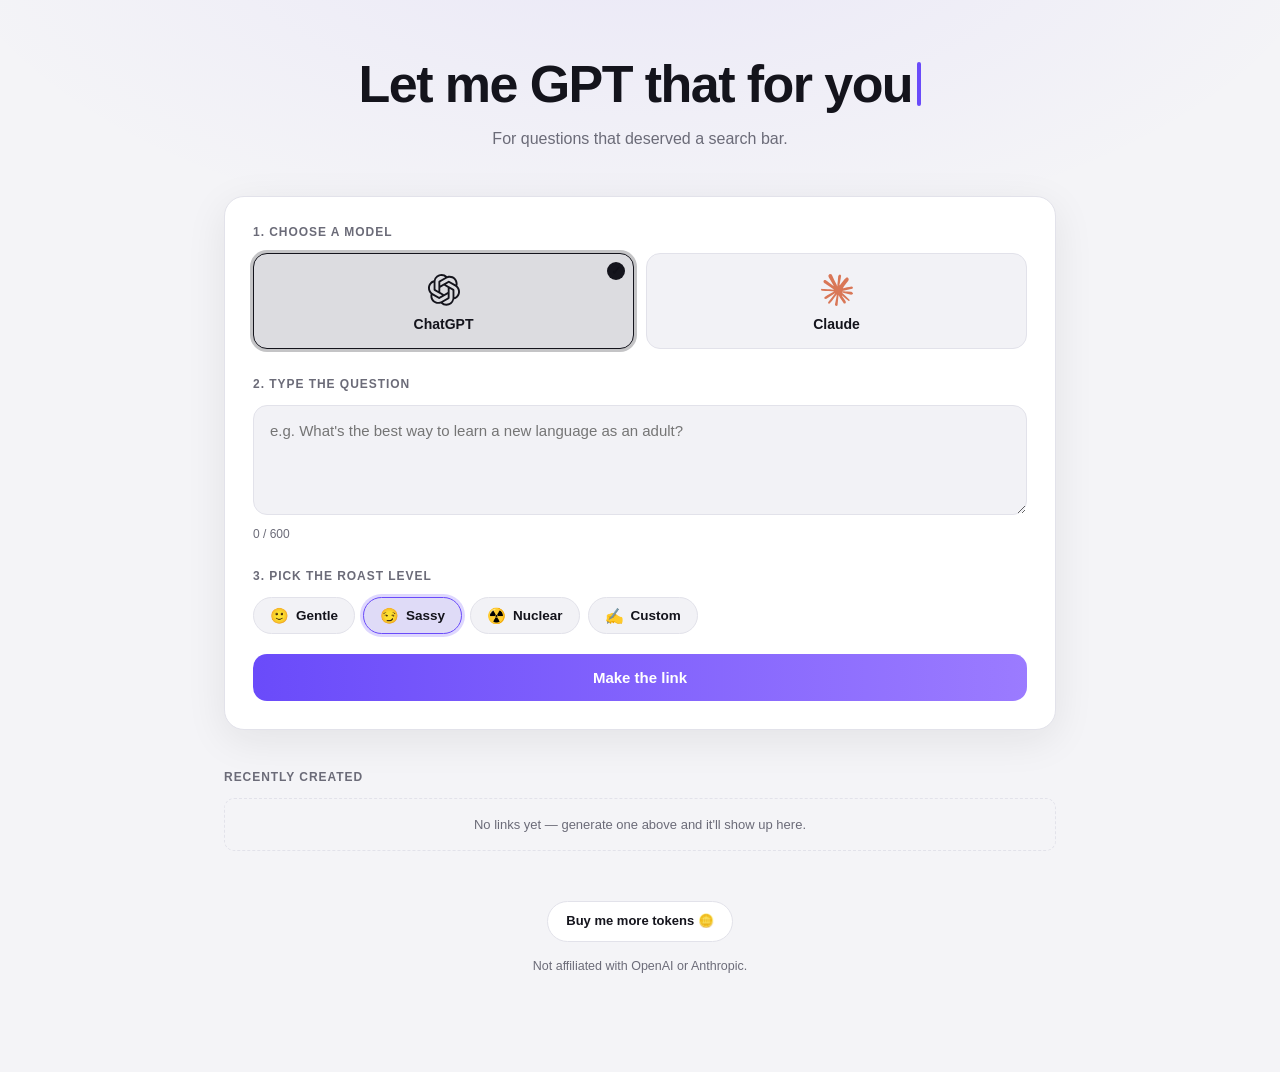
<file: index.html>
<!DOCTYPE html>
<html lang="en">
<head>
  <meta charset="UTF-8" />
  <meta name="viewport" content="width=device-width, initial-scale=1.0" />
  <title>Let Me GPT That For You</title>
  <meta name="description" content="For questions that deserved a search bar. Pick a model, type the question, and send the link." />
  <meta property="og:title" content="Let me GPT that for you" />
  <meta property="og:description" content="For questions that deserved a search bar." />
  <meta property="og:type" content="website" />
  <meta property="og:image" content="https://lmgptfy.com/img/og-image.png" />
  <meta property="og:image:width" content="1200" />
  <meta property="og:image:height" content="630" />
  <meta name="twitter:card" content="summary_large_image" />
  <meta name="twitter:title" content="Let me GPT that for you" />
  <meta name="twitter:description" content="For questions that deserved a search bar." />
  <meta name="twitter:image" content="https://lmgptfy.com/img/og-image.png" />
  <meta name="theme-color" content="#7c5cff" />
  <link rel="icon" type="image/svg+xml" href="favicon.svg" />
  <link rel="icon" type="image/png" sizes="32x32" href="favicon-32x32.png" />
  <link rel="icon" type="image/png" sizes="16x16" href="favicon-16x16.png" />
  <link rel="apple-touch-icon" href="apple-touch-icon.png" />
  <link rel="stylesheet" href="css/style.css" />
  <script>
    (function () {
      try {
        var dark = window.matchMedia && window.matchMedia('(prefers-color-scheme: dark)').matches;
        document.documentElement.setAttribute('data-theme', dark ? 'dark' : 'light');
      } catch (e) {}
    })();
  </script>
  <script defer src="https://cloud.umami.is/script.js" data-website-id="9e71cffa-dc05-4c0c-8a9a-299094b6e329"></script>
</head>
<body>
  <div class="wrap">
    <div class="hero">
      <h1 class="hero-title">Let me GPT that for you</h1>
      <p>For questions that deserved a search bar.</p>
    </div>

    <div class="card">
      <div class="section-label">1. Choose a model</div>
      <div class="provider-grid" id="providerGrid"></div>

      <div class="section-label">2. Type the question</div>
      <textarea id="question" dir="auto" maxlength="600" placeholder="e.g. What's the best way to learn a new language as an adult?"></textarea>
      <div class="row-between">
        <span id="charCount">0 / 600</span>
      </div>

      <div class="section-label">3. Pick the roast level</div>
      <div class="roast-grid" id="roastGrid"></div>
      <input type="text" id="customRoast" class="custom-roast" dir="auto" maxlength="140"
             placeholder="Write your own message — shown while it plays" />

      <button class="primary-btn" id="generateBtn">Make the link</button>

      <div class="result" id="result">
        <div class="section-label">Your link</div>
        <div class="link-row">
          <input type="text" id="linkOutput" readonly />
          <button class="icon-btn" id="copyBtn">Copy</button>
        </div>
        <div class="result-actions">
          <button class="ghost-btn" id="shareBtn">Share</button>
          <a href="#" class="ghost-btn" id="previewBtn" target="_blank" rel="noopener">▶ Preview animation</a>
        </div>
        <p class="note" id="prefillNote"></p>
      </div>
    </div>

    <div class="history" id="historySection">
      <div class="section-label">Recently created</div>
      <div id="historyList"></div>
    </div>

    <footer class="site-footer">
      <a class="kofi-btn" href="https://ko-fi.com/sean98" target="_blank" rel="noopener">Buy me more tokens 🪙</a>
      <div>Not affiliated with OpenAI or Anthropic.</div>
    </footer>
  </div>

  <script src="js/lz-string.min.js"></script>
  <script src="js/providers.js"></script>
  <script src="js/roasts.js"></script>
  <script src="js/theme.js"></script>
  <script src="js/app.js"></script>
</body>
</html>
</file>
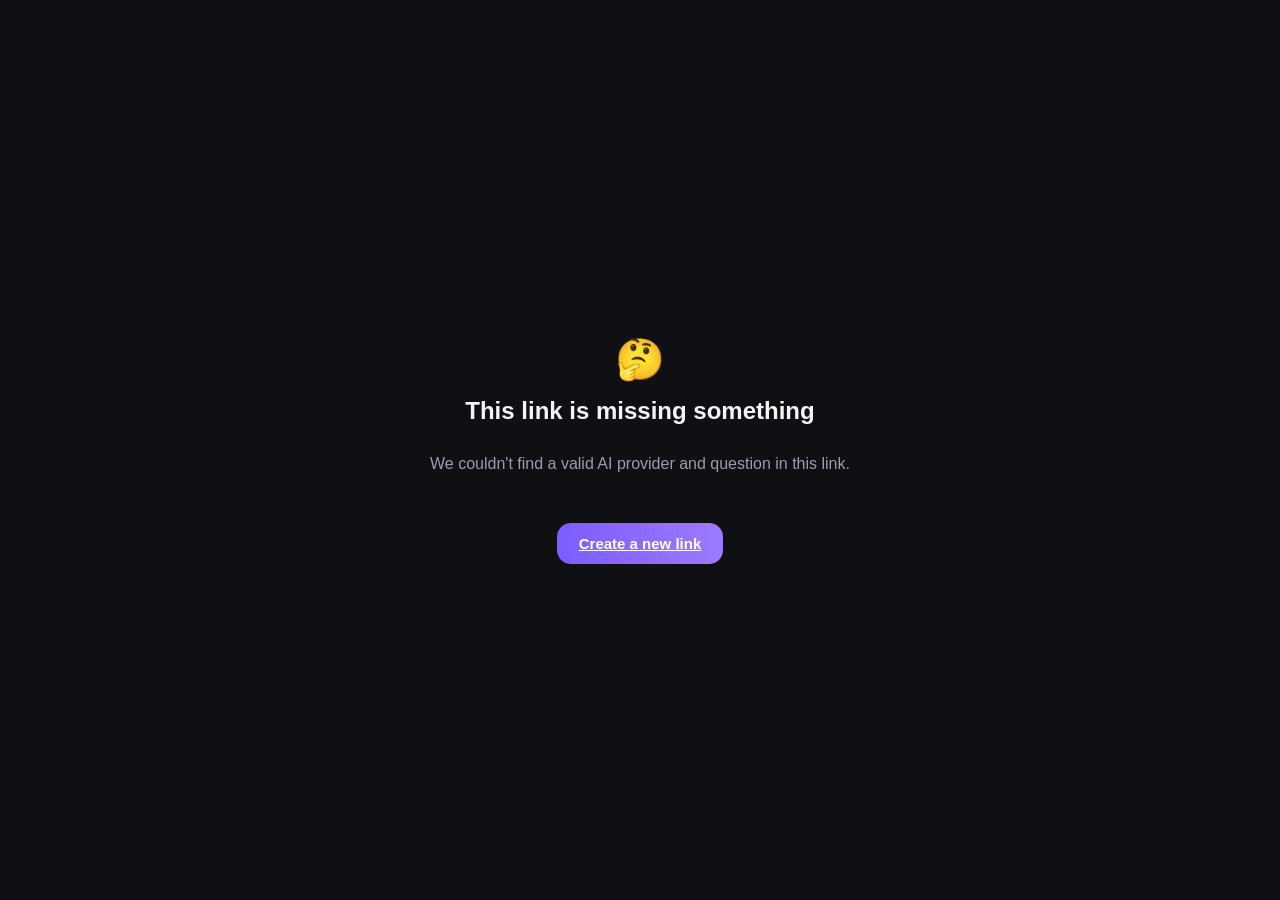
<file: launch.html>
<!DOCTYPE html>
<html lang="en">
<head>
  <meta charset="UTF-8" />
  <meta name="viewport" content="width=device-width, initial-scale=1.0" />
  <title>Asking for you…</title>
  <meta name="description" content="Someone made you a link. For questions that deserved a search bar." />
  <meta property="og:title" content="Let me GPT that for you" />
  <meta property="og:description" content="For questions that deserved a search bar." />
  <meta property="og:type" content="website" />
  <meta property="og:image" content="https://lmgptfy.com/img/og-image.png" />
  <meta property="og:image:width" content="1200" />
  <meta property="og:image:height" content="630" />
  <meta name="twitter:card" content="summary_large_image" />
  <meta name="twitter:title" content="Let me GPT that for you" />
  <meta name="twitter:description" content="For questions that deserved a search bar." />
  <meta name="twitter:image" content="https://lmgptfy.com/img/og-image.png" />
  <meta name="theme-color" content="#7c5cff" />
  <link rel="icon" type="image/svg+xml" href="favicon.svg" />
  <link rel="icon" type="image/png" sizes="32x32" href="favicon-32x32.png" />
  <link rel="icon" type="image/png" sizes="16x16" href="favicon-16x16.png" />
  <link rel="apple-touch-icon" href="apple-touch-icon.png" />
  <link rel="stylesheet" href="css/style.css" />
  <script defer src="https://cloud.umami.is/script.js" data-website-id="9e71cffa-dc05-4c0c-8a9a-299094b6e329"></script>
</head>
<body class="launch-body" id="launchBody">
  <div id="root"></div>

  <script src="js/lz-string.min.js"></script>
  <script src="js/providers.js"></script>
  <script src="js/roasts.js"></script>
  <script src="js/theme.js"></script>
  <script src="js/launch.js"></script>
</body>
</html>
</file>
<file: css/style.css>
/* ===================== Shared base ===================== */
:root {
  --bg: #0b0b10;
  --bg-soft: #12121a;
  --panel: #16161f;
  --panel-2: #1c1c28;
  --border: #2a2a38;
  --text: #f4f4f6;
  --muted: #9c9caa;
  --accent: #7c5cff;
  --accent-2: #5ee6c9;
  --radius-lg: 20px;
  --radius-md: 14px;
  --radius-sm: 10px;
  --shadow: 0 10px 40px rgba(0, 0, 0, 0.45);
  font-family: 'Inter', -apple-system, BlinkMacSystemFont, 'Segoe UI', Roboto, Helvetica, Arial, sans-serif;
}

:root[data-theme='light'] {
  --bg: #f4f4f7;
  --bg-soft: #ffffff;
  --panel: #ffffff;
  --panel-2: #f2f2f6;
  --border: #e2e2ea;
  --text: #14141c;
  --muted: #6b6b78;
  --accent: #6a4bfa;
  --accent-2: #12a988;
  --shadow: 0 10px 40px rgba(20, 20, 30, 0.08);
}

* {
  box-sizing: border-box;
}

html, body {
  margin: 0;
  padding: 0;
}

html {
  color-scheme: light dark;
}

body {
  background: radial-gradient(1200px 600px at 50% -10%, rgba(124, 92, 255, 0.18), transparent 60%), var(--bg);
  color: var(--text);
  min-height: 100vh;
  transition: background-color 0.25s ease, color 0.25s ease;
}

:root[data-theme='light'] body {
  background: radial-gradient(1200px 600px at 50% -10%, rgba(106, 75, 250, 0.08), transparent 60%), var(--bg);
}

a {
  color: var(--accent-2);
}

button {
  font-family: inherit;
}

/* ===================== Creator page ===================== */
.wrap {
  max-width: 880px;
  margin: 0 auto;
  padding: 56px 24px 96px;
}

.hero {
  text-align: center;
  margin-bottom: 44px;
}

.hero h1 {
  font-size: clamp(32px, 6.5vw, 52px);
  font-weight: 800;
  line-height: 1.08;
  margin: 0 0 14px;
  letter-spacing: -0.03em;
}

.hero-title::after {
  content: "";
  display: inline-block;
  width: 0.08em;
  height: 0.85em;
  margin-left: 0.1em;
  background: var(--accent);
  border-radius: 2px;
  vertical-align: -0.08em;
  animation: blink 1s step-end infinite;
}

.hero p {
  color: var(--muted);
  font-size: 16px;
  max-width: 560px;
  margin: 0 auto;
  line-height: 1.6;
}

.card {
  background: var(--panel);
  border: 1px solid var(--border);
  border-radius: var(--radius-lg);
  box-shadow: var(--shadow);
  padding: 28px;
}

.section-label {
  font-size: 12px;
  font-weight: 600;
  letter-spacing: 0.08em;
  text-transform: uppercase;
  color: var(--muted);
  margin-bottom: 14px;
}

.provider-grid {
  display: grid;
  grid-template-columns: repeat(2, 1fr);
  gap: 12px;
  margin-bottom: 28px;
}

.provider-card {
  position: relative;
  display: flex;
  flex-direction: column;
  align-items: center;
  gap: 10px;
  padding: 20px 12px 16px;
  border-radius: var(--radius-md);
  border: 1.5px solid var(--border);
  background: var(--panel-2);
  cursor: pointer;
  transition: transform 0.15s ease, border-color 0.15s ease, box-shadow 0.15s ease;
  color: var(--text);
}

.provider-card:hover {
  transform: translateY(-2px);
  border-color: var(--pc, var(--accent));
}

.provider-card.selected {
  border-color: var(--pc, var(--accent));
  box-shadow: 0 0 0 3px color-mix(in srgb, var(--pc, var(--accent)) 25%, transparent);
  background: color-mix(in srgb, var(--pc, var(--accent)) 10%, var(--panel-2));
}

.provider-card .icon {
  width: 32px;
  height: 32px;
  color: var(--pc, var(--accent));
}

.provider-card .icon svg {
  width: 100%;
  height: 100%;
  display: block;
}

.provider-card .name {
  font-weight: 600;
  font-size: 14px;
}

.provider-card .check {
  position: absolute;
  top: 8px;
  right: 8px;
  width: 18px;
  height: 18px;
  border-radius: 50%;
  background: var(--pc, var(--accent));
  color: #101018;
  font-size: 12px;
  display: none;
  align-items: center;
  justify-content: center;
  font-weight: 700;
}

.provider-card.selected .check {
  display: flex;
}

textarea#question {
  width: 100%;
  min-height: 110px;
  resize: vertical;
  background: var(--panel-2);
  border: 1.5px solid var(--border);
  border-radius: var(--radius-md);
  padding: 14px 16px;
  color: var(--text);
  font-size: 15px;
  line-height: 1.5;
  font-family: inherit;
  outline: none;
  transition: border-color 0.15s ease;
}

textarea#question:focus {
  border-color: var(--accent);
}

.row-between {
  display: flex;
  justify-content: space-between;
  align-items: center;
  margin-top: 8px;
  margin-bottom: 28px;
  font-size: 12px;
  color: var(--muted);
  gap: 8px;
}

.roast-grid {
  display: flex;
  flex-wrap: wrap;
  gap: 8px;
}

.roast-pill {
  display: flex;
  align-items: center;
  gap: 7px;
  padding: 10px 16px;
  border-radius: 999px;
  border: 1.5px solid var(--border);
  background: var(--panel-2);
  color: var(--text);
  font-size: 13.5px;
  font-weight: 600;
  cursor: pointer;
  transition: border-color 0.15s ease, background 0.15s ease, transform 0.1s ease;
}

.roast-pill:hover {
  border-color: var(--accent);
  transform: translateY(-1px);
}

.roast-pill.selected {
  border-color: var(--accent);
  background: color-mix(in srgb, var(--accent) 14%, var(--panel-2));
  box-shadow: 0 0 0 3px color-mix(in srgb, var(--accent) 22%, transparent);
}

.roast-pill .emoji {
  font-size: 15px;
  line-height: 1;
}

.custom-roast {
  display: none;
  width: 100%;
  margin-top: 10px;
  background: var(--panel-2);
  border: 1.5px solid var(--border);
  border-radius: var(--radius-sm);
  padding: 12px 14px;
  color: var(--text);
  font-size: 14px;
  font-family: inherit;
  outline: none;
  transition: border-color 0.15s ease;
}

.custom-roast.show {
  display: block;
  animation: fadeUp 0.25s ease;
}

.custom-roast:focus {
  border-color: var(--accent);
}

.primary-btn {
  width: 100%;
  margin-top: 20px;
  padding: 15px 20px;
  border: none;
  border-radius: var(--radius-md);
  background: linear-gradient(90deg, var(--accent), #9b7bff);
  color: white;
  font-weight: 600;
  font-size: 15px;
  cursor: pointer;
  transition: filter 0.15s ease, transform 0.1s ease;
  display: flex;
  align-items: center;
  justify-content: center;
  gap: 8px;
}

.primary-btn:hover {
  filter: brightness(1.08);
}

.primary-btn:active {
  transform: scale(0.99);
}

.primary-btn:disabled {
  opacity: 0.5;
  cursor: not-allowed;
}

.result {
  margin-top: 22px;
  display: none;
}

.result.show {
  display: block;
  animation: fadeUp 0.35s ease;
}

@keyframes fadeUp {
  from { opacity: 0; transform: translateY(6px); }
  to { opacity: 1; transform: translateY(0); }
}

.link-row {
  display: flex;
  gap: 8px;
}

.link-row input {
  flex: 1;
  min-width: 0;
  background: var(--bg-soft);
  border: 1.5px solid var(--border);
  border-radius: var(--radius-sm);
  padding: 12px 14px;
  color: var(--text);
  font-size: 13.5px;
  font-family: 'SF Mono', Menlo, Consolas, monospace;
  outline: none;
}

.icon-btn {
  border: 1.5px solid var(--border);
  background: var(--panel-2);
  color: var(--text);
  border-radius: var(--radius-sm);
  padding: 0 16px;
  font-size: 13.5px;
  font-weight: 600;
  cursor: pointer;
  white-space: nowrap;
  transition: background 0.15s ease, border-color 0.15s ease;
  flex-shrink: 0;
}

.icon-btn:hover {
  border-color: var(--accent);
}

.result-actions {
  display: flex;
  gap: 8px;
  margin-top: 10px;
}

.ghost-btn {
  flex: 1;
  display: block;
  text-align: center;
  padding: 11px 14px;
  border-radius: var(--radius-sm);
  border: 1.5px dashed var(--border);
  color: var(--muted);
  font-size: 13px;
  cursor: pointer;
  text-decoration: none;
  background: transparent;
  line-height: 1.2;
}

.ghost-btn:hover {
  color: var(--text);
  border-color: var(--accent-2);
}

.note {
  margin-top: 12px;
  font-size: 12.5px;
  color: var(--muted);
  line-height: 1.5;
}

.history {
  margin-top: 40px;
}

.history-item {
  display: flex;
  align-items: center;
  gap: 12px;
  padding: 12px 14px;
  border-radius: var(--radius-sm);
  border: 1px solid var(--border);
  background: var(--panel-2);
  margin-bottom: 8px;
}

.history-item .dot {
  width: 10px;
  height: 10px;
  border-radius: 50%;
  flex-shrink: 0;
}

.history-item .q {
  flex: 1;
  font-size: 13.5px;
  overflow: hidden;
  text-overflow: ellipsis;
  white-space: nowrap;
  min-width: 0;
}

.history-item .provider-tag {
  font-size: 11px;
  color: var(--muted);
  flex-shrink: 0;
}

.history-item button {
  background: none;
  border: none;
  color: var(--muted);
  cursor: pointer;
  font-size: 12px;
  flex-shrink: 0;
  padding: 4px;
}

.history-item button:hover {
  color: var(--text);
}

.empty-history {
  color: var(--muted);
  font-size: 13px;
  text-align: center;
  padding: 18px;
  border: 1px dashed var(--border);
  border-radius: var(--radius-sm);
}

footer.site-footer {
  text-align: center;
  color: var(--muted);
  font-size: 12.5px;
  margin-top: 50px;
  line-height: 1.6;
  display: flex;
  flex-direction: column;
  align-items: center;
  gap: 14px;
}

.kofi-btn {
  display: inline-flex;
  align-items: center;
  gap: 6px;
  padding: 9px 18px;
  border-radius: 999px;
  border: 1.5px solid var(--border);
  background: var(--panel);
  color: var(--text);
  font-size: 13px;
  font-weight: 600;
  text-decoration: none;
  transition: border-color 0.15s ease, transform 0.1s ease;
}

.kofi-btn:hover {
  border-color: var(--accent-2);
  transform: translateY(-1px);
}

@media (max-width: 640px) {
  .wrap {
    padding: 32px 16px 64px;
  }

  .card {
    padding: 18px;
  }

  .provider-grid {
    grid-template-columns: repeat(2, 1fr);
    gap: 8px;
  }

  .provider-card {
    gap: 8px;
    min-height: 92px;
    padding: 16px 8px 12px;
  }

  .provider-card .icon {
    width: 28px;
    height: 28px;
  }

  .provider-card .name {
    font-size: 12px;
  }

  .link-row {
    flex-direction: column;
  }

  .icon-btn {
    width: 100%;
    padding: 11px 16px;
  }

  .result-actions {
    flex-direction: column;
  }

  .row-between {
    flex-direction: column;
    align-items: flex-start;
    gap: 4px;
  }
}

/* ===================== Launch / animation page ===================== */
body.launch-body {
  background: var(--p-bg, #101014);
  color: var(--p-text, #f4f4f6);
  transition: background 0.4s ease, color 0.4s ease;
  overflow: hidden;
  height: 100vh;
  width: 100%;
  font-family: -apple-system, BlinkMacSystemFont, 'Segoe UI', Roboto, 'Google Sans', Helvetica, Arial, sans-serif;
}

.mock-shell {
  height: 100vh;
  display: flex;
}

.mock-rail {
  width: 64px;
  flex-shrink: 0;
  display: flex;
  flex-direction: column;
  align-items: center;
  gap: 18px;
  padding: 20px 0;
  border-right: 1px solid var(--p-border);
  background: var(--p-panel);
  opacity: 0;
  animation: fadeIn 0.5s ease forwards;
}

.mock-rail .rail-logo {
  width: 22px;
  height: 22px;
  color: var(--p-accent);
  margin-bottom: 10px;
}

.mock-rail .rail-logo svg {
  width: 100%;
  height: 100%;
  display: block;
}

.mock-rail .rail-dot {
  width: 30px;
  height: 30px;
  border-radius: 10px;
  background: var(--p-border);
  opacity: 0.55;
}

.mock-rail .rail-dot.new {
  background: var(--p-accent);
  opacity: 0.9;
}

.mock-app {
  flex: 1;
  min-width: 0;
  height: 100vh;
  display: flex;
  flex-direction: column;
  justify-content: space-between;
  position: relative;
}

.mock-topbar {
  display: flex;
  align-items: center;
  gap: 10px;
  padding: 18px 24px;
  color: var(--p-text);
  opacity: 0;
  animation: fadeIn 0.5s ease forwards;
}

.mock-topbar .logo {
  width: 24px;
  height: 24px;
  color: var(--p-accent);
  flex-shrink: 0;
}

.mock-topbar .logo svg {
  width: 100%;
  height: 100%;
  display: block;
}

.mock-topbar .wordmark {
  font-weight: 700;
  font-size: 16px;
  letter-spacing: -0.01em;
  white-space: nowrap;
}

.mock-topbar .chip {
  margin-left: 4px;
  font-size: 11.5px;
  padding: 3px 10px;
  border-radius: 999px;
  border: 1px solid var(--p-border);
  color: var(--p-muted);
  white-space: nowrap;
}

.mock-center {
  flex: 1;
  display: flex;
  flex-direction: column;
  align-items: center;
  justify-content: center;
  gap: 24px;
  padding: 0 18px;
  opacity: 0;
  animation: fadeIn 0.6s ease forwards;
  animation-delay: 0.35s;
}

.mock-greeting {
  font-size: clamp(20px, 5vw, 32px);
  font-weight: 600;
  color: var(--p-text);
  text-align: center;
  letter-spacing: -0.01em;
  padding: 0 8px;
}

.mock-inputbar {
  width: min(680px, 92vw);
  min-height: 54px;
  background: var(--p-input-bg);
  border: 1.5px solid var(--p-border);
  border-radius: 28px;
  display: flex;
  align-items: center;
  padding: 0 8px 0 20px;
  box-shadow: 0 8px 30px rgba(0, 0, 0, 0.12);
  transition: border-color 0.2s ease, box-shadow 0.2s ease;
}

.mock-inputbar.focused {
  border-color: var(--p-accent);
  box-shadow: 0 8px 30px rgba(0, 0, 0, 0.12), 0 0 0 3px color-mix(in srgb, var(--p-accent) 20%, transparent);
}

.mock-pointer {
  --tx: 0px;
  --ty: 0px;
  position: absolute;
  z-index: 6;
  top: 64px;
  right: 64px;
  width: 22px;
  height: 22px;
  opacity: 0;
  pointer-events: none;
  filter: drop-shadow(0 3px 6px rgba(0, 0, 0, 0.35));
  transition: opacity 0.25s ease;
}

.mock-pointer svg {
  width: 100%;
  height: 100%;
  display: block;
}

.mock-pointer.clicked {
  animation: pointerClick 0.3s ease;
}

@keyframes pointerClick {
  0% { transform: translate(var(--tx), var(--ty)) scale(1); }
  40% { transform: translate(var(--tx), var(--ty)) scale(0.78); }
  100% { transform: translate(var(--tx), var(--ty)) scale(1); }
}

.mock-inputbar .typed-text {
  flex: 1;
  font-size: 15px;
  color: var(--p-text);
  line-height: 1.4;
  padding: 15px 0;
  word-break: break-word;
  min-width: 0;
}

.mock-inputbar .caret {
  display: inline-block;
  width: 2px;
  height: 18px;
  background: var(--p-accent);
  margin-left: 1px;
  vertical-align: middle;
  animation: blink 0.9s step-end infinite;
}

.mock-send-btn {
  width: 32px;
  height: 32px;
  min-width: 32px;
  border-radius: 50%;
  background: var(--p-border);
  color: var(--p-panel);
  display: flex;
  align-items: center;
  justify-content: center;
  font-size: 14px;
  transition: background 0.25s ease, transform 0.2s ease;
}

.mock-send-btn.active {
  background: var(--p-accent);
  transform: scale(1.08);
}

.mock-footer {
  padding: 16px 24px 26px;
  opacity: 0;
  animation: fadeIn 0.5s ease forwards;
  animation-delay: 0.15s;
}

.mock-progress-track {
  width: 100%;
  max-width: 420px;
  height: 4px;
  border-radius: 4px;
  background: var(--p-border);
  overflow: hidden;
  margin: 0 auto 10px;
}

.mock-progress-fill {
  height: 100%;
  width: 0%;
  background: var(--p-accent);
  border-radius: 4px;
  transition: width 0.2s linear;
}

.mock-status-text {
  text-align: center;
  font-size: 19px;
  font-weight: 700;
  color: var(--p-text);
  min-height: 28px;
  line-height: 1.4;
  padding: 0 12px;
  letter-spacing: -0.01em;
  opacity: 0;
  animation: statusIn 0.5s ease forwards;
  animation-delay: 0.3s;
}

@keyframes statusIn {
  from { opacity: 0; transform: translateY(8px); }
  to { opacity: 1; transform: translateY(0); }
}

.skip-btn {
  position: absolute;
  top: 16px;
  right: 16px;
  background: transparent;
  border: 1px solid var(--p-border);
  color: var(--p-muted);
  padding: 7px 14px;
  border-radius: 999px;
  font-size: 12.5px;
  cursor: pointer;
  z-index: 5;
  transition: color 0.15s ease, border-color 0.15s ease;
}

.skip-btn:hover {
  color: var(--p-text);
  border-color: var(--p-accent);
}

.launch-error {
  height: 100vh;
  display: flex;
  flex-direction: column;
  align-items: center;
  justify-content: center;
  gap: 14px;
  text-align: center;
  padding: 24px;
}

@keyframes fadeIn {
  from { opacity: 0; transform: translateY(6px); }
  to { opacity: 1; transform: translateY(0); }
}

@keyframes blink {
  0%, 50% { opacity: 1; }
  50.01%, 100% { opacity: 0; }
}

@media (max-width: 700px) {
  .mock-rail {
    display: none;
  }

  .mock-topbar {
    padding: 14px 16px;
  }

  .mock-topbar .chip {
    display: none;
  }

  .mock-center {
    gap: 18px;
  }

  .mock-inputbar {
    padding: 0 6px 0 16px;
  }

  .skip-btn {
    padding: 6px 12px;
    font-size: 11.5px;
  }

  .mock-footer {
    padding: 14px 16px 20px;
  }

  .mock-status-text {
    font-size: 16px;
    min-height: 44px; /* room for two lines so the layout doesn't jump */
  }
}

@media (max-width: 380px) {
  .mock-topbar .wordmark {
    font-size: 14px;
  }

  .mock-send-btn {
    width: 28px;
    height: 28px;
    min-width: 28px;
  }
}
</file>
